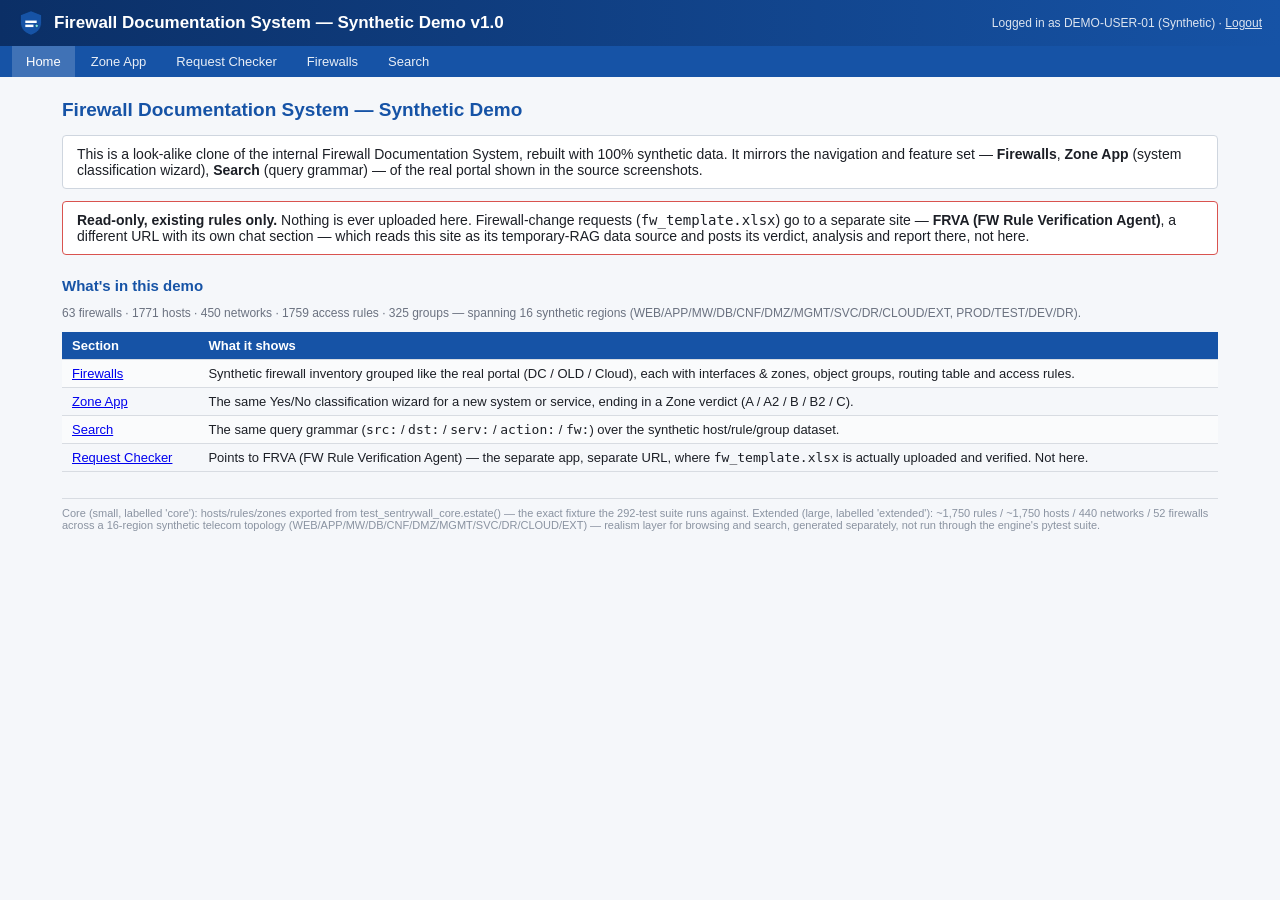
<file: index.html>
<!DOCTYPE html>
<html lang="en">
<head>
<meta charset="UTF-8">
<title>Firewall Documentation System (Synthetic Demo)</title>
<link rel="stylesheet" href="style.css">
</head>
<body>
<header class="topbar">
  <div class="brand"><img src="logo.svg" alt=""> Firewall Documentation System — Synthetic Demo v1.0</div>
  <div class="session">Logged in as DEMO-USER-01 (Synthetic) · <a href="login.html" style="color:#fff;">Logout</a></div>
</header>
<nav class="tabs">
  <a href="index.html" class="active">Home</a>
  <a href="zone-app.html">Zone App</a>
  <a href="request-checker.html">Request Checker</a>
  <a href="firewalls.html">Firewalls</a>
  <a href="search.html">Search</a>
</nav>

<main>
  <h1>Firewall Documentation System — Synthetic Demo</h1>

  <div class="info-box">
    This is a look-alike clone of the internal Firewall Documentation System, rebuilt with 100%
    synthetic data. It mirrors the navigation and feature set —
    <b>Firewalls</b>, <b>Zone App</b> (system classification wizard), <b>Search</b> (query grammar) —
    of the real portal shown in the source screenshots.
  </div>
  <div class="info-box important">
    <b>Read-only, existing rules only.</b> Nothing is ever uploaded here. Firewall-change requests
    (<code>fw_template.xlsx</code>) go to a separate site — <b>FRVA (FW Rule Verification Agent)</b>,
    a different URL with its own chat section — which reads this site as its temporary-RAG data
    source and posts its verdict, analysis and report there, not here.
  </div>

  <h2>What's in this demo</h2>
  <p class="muted" id="stats">Loading…</p>
  <table>
    <tr><th>Section</th><th>What it shows</th></tr>
    <tr><td><a href="firewalls.html">Firewalls</a></td>
        <td>Synthetic firewall inventory grouped like the real portal (DC / OLD / Cloud), each with
        interfaces &amp; zones, object groups, routing table and access rules.</td></tr>
    <tr><td><a href="zone-app.html">Zone App</a></td>
        <td>The same Yes/No classification wizard for a new system or service, ending in a Zone
        verdict (A / A2 / B / B2 / C).</td></tr>
    <tr><td><a href="search.html">Search</a></td>
        <td>The same query grammar (<code>src:</code> / <code>dst:</code> / <code>serv:</code> /
        <code>action:</code> / <code>fw:</code>) over the synthetic host/rule/group dataset.</td></tr>
    <tr><td><a href="request-checker.html">Request Checker</a></td>
        <td>Points to FRVA (FW Rule Verification Agent) — the separate app, separate URL, where
        <code>fw_template.xlsx</code> is actually uploaded and verified. Not here.</td></tr>
  </table>

  <p class="footnote" id="source-note">Loading data source note…</p>
</main>

<script>
fetch('data.json').then(r => r.json()).then(d => {
  document.getElementById('source-note').textContent = d.source_note;
  const nFw = Object.values(d.firewalls_all || d.firewalls).reduce((n, a) => n + a.length, 0);
  document.getElementById('stats').textContent =
    `${nFw} firewalls · ${(d.hosts||[]).length + (d.big_hosts||[]).length} hosts · ` +
    `${(d.networks||[]).length} networks · ${(d.rules||[]).length + (d.big_rules||[]).length} access rules · ` +
    `${(d.objectgroups||[]).length + (d.big_groups||[]).length} groups — spanning 16 synthetic ` +
    `regions (WEB/APP/MW/DB/CNF/DMZ/MGMT/SVC/DR/CLOUD/EXT, PROD/TEST/DEV/DR).`;
});
</script>
</body>
</html>
</file>
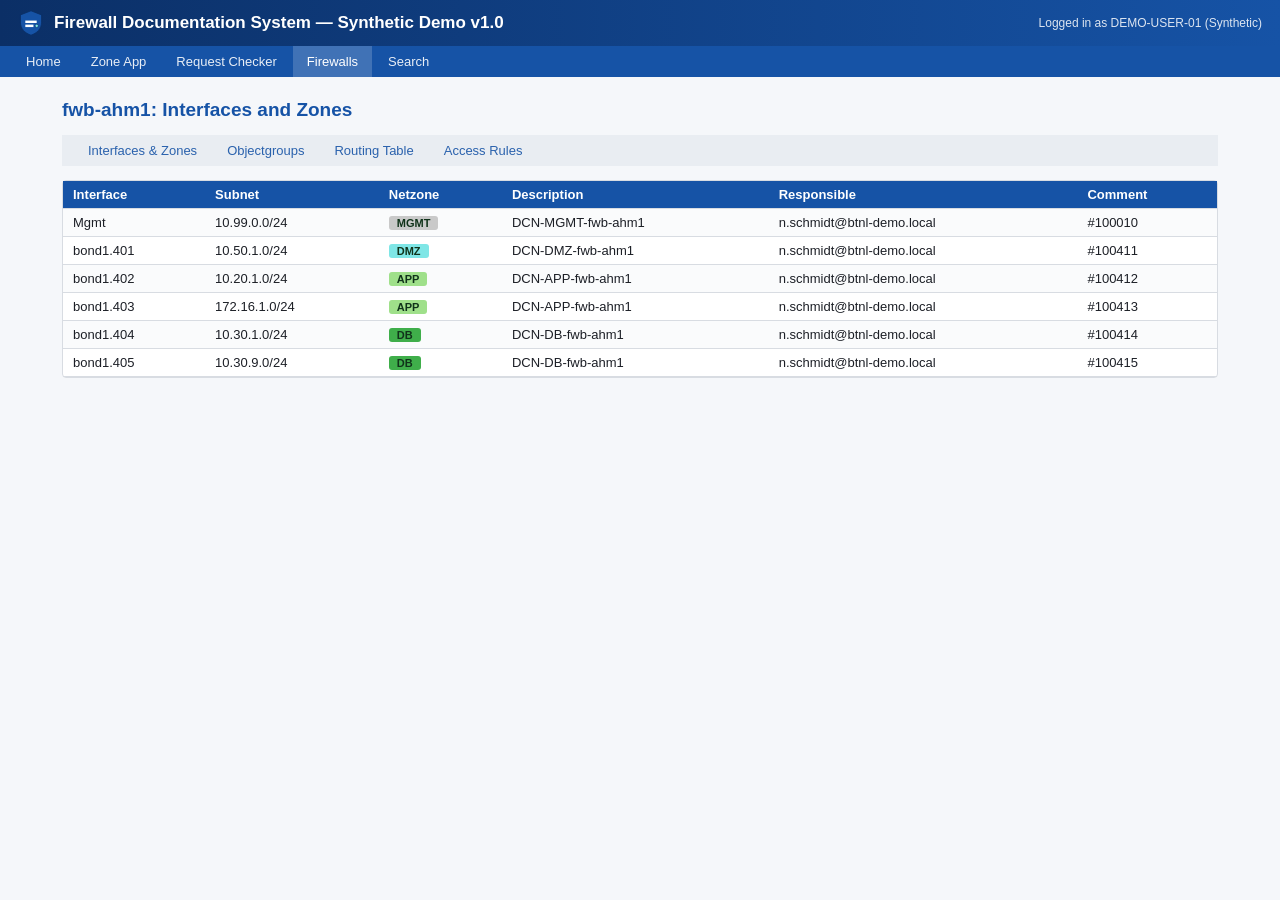
<file: firewall-detail.html>
<!DOCTYPE html>
<html lang="en">
<head>
<meta charset="UTF-8">
<title>Firewall Detail — Synthetic Demo</title>
<link rel="stylesheet" href="style.css">
</head>
<body>
<header class="topbar">
  <div class="brand"><img src="logo.svg" alt=""> Firewall Documentation System — Synthetic Demo v1.0</div>
  <div class="session">Logged in as DEMO-USER-01 (Synthetic)</div>
</header>
<nav class="tabs">
  <a href="index.html">Home</a>
  <a href="zone-app.html">Zone App</a>
  <a href="request-checker.html">Request Checker</a>
  <a href="firewalls.html" class="active">Firewalls</a>
  <a href="search.html">Search</a>
</nav>

<main>
  <h1 id="title">Firewall</h1>
  <nav class="tabs" style="background:#e9edf2; margin-bottom:14px;">
    <a href="#" data-tab="iface" style="color:#1653a6;">Interfaces &amp; Zones</a>
    <a href="#" data-tab="groups" style="color:#1653a6;">Objectgroups</a>
    <a href="#" data-tab="routing" style="color:#1653a6;">Routing Table</a>
    <a href="#" data-tab="rules" style="color:#1653a6;">Access Rules</a>
  </nav>
  <div id="panel"></div>
</main>

<script src="common.js"></script>
<script>
const params = new URLSearchParams(location.search);
const fwId = params.get('id') || 'fwb-ahm1';
let activeTab = params.get('tab') || 'iface';
document.getElementById('title').textContent = fwId + ': ' + labelFor(activeTab);

function labelFor(t) {
  return {iface:'Interfaces and Zones', groups:'Objectgroups', routing:'Routing Table', rules:'Access Rules'}[t] || t;
}

fetch('data.json').then(r => r.json()).then(d => { window.__data = d; render(); });

document.querySelectorAll('[data-tab]').forEach(a => {
  a.addEventListener('click', e => {
    e.preventDefault();
    activeTab = a.dataset.tab;
    document.getElementById('title').textContent = fwId + ': ' + labelFor(activeTab);
    render();
  });
});

function render() {
  const d = window.__data;
  const panel = document.getElementById('panel');
  const ifaceRows = (d.interfaces && d.interfaces[fwId]) || (d.big_interfaces && d.big_interfaces[fwId]) || [];
  const routeRows = (d.routing && d.routing[fwId]) || (d.big_routing && d.big_routing[fwId]) || [];

  if (activeTab === 'iface') {
    panel.innerHTML = table(
      ['Interface','Subnet','Netzone','Description','Responsible','Comment'],
      ifaceRows.length ? ifaceRows.map(r => [r.iface, r.subnet, zoneChip(r.zone), r.description, r.responsible, r.comment])
                        : [['—','no interfaces recorded for this device','','','','']]
    );
  } else if (activeTab === 'groups') {
    const groups = allGroups(d);
    panel.innerHTML = table(
      ['Name','Members','Comment',''],
      groups.slice(0, 200).map(g => [g.name, truncate((g.members||[]).join(', '), 200) || '<i>empty</i>', g.comment || '', tierBadge(g.tier)])
    );
  } else if (activeTab === 'routing') {
    panel.innerHTML = table(
      ['Destination','Gateway','Interface'],
      routeRows.length ? routeRows.map(r => [r.destination, r.gateway, r.interface])
                        : [['—','no routing entries recorded for this device','']]
    );
  } else if (activeTab === 'rules') {
    const rules = allRules(d).filter(r => r.firewall === fwId);
    panel.innerHTML = rules.length ? table(
      ['Rulename','Action','Source zone','Source','Destination zone','Destination','Service','Comment',''],
      rules.map(r => [r.rule_id, flagAction(r.action), zoneChip(r.source_zone), truncate(r.source, 150),
                       zoneChip(r.destination_zone), truncate(r.destination, 150), r.service, r.comment, tierBadge(r.tier)])
    ) : '<p class="muted">No access rules are assigned to this specific firewall in the synthetic dataset.</p>';
  }
}

function truncate(s, n) { s = String(s); return s.length > n ? s.slice(0, n) + '…' : s; }
function flagAction(a) {
  return a === 'DENY' ? '<span class="flag-red">DENY</span>' : '<span class="flag-green">ALLOW</span>';
}
function table(headers, rows) {
  let h = '<div class="card"><table><tr>' + headers.map(x => `<th>${x}</th>`).join('') + '</tr>';
  rows.forEach(r => { h += '<tr>' + r.map(c => `<td>${c}</td>`).join('') + '</tr>'; });
  h += '</table></div>';
  return h;
}
</script>
</body>
</html>
</file>
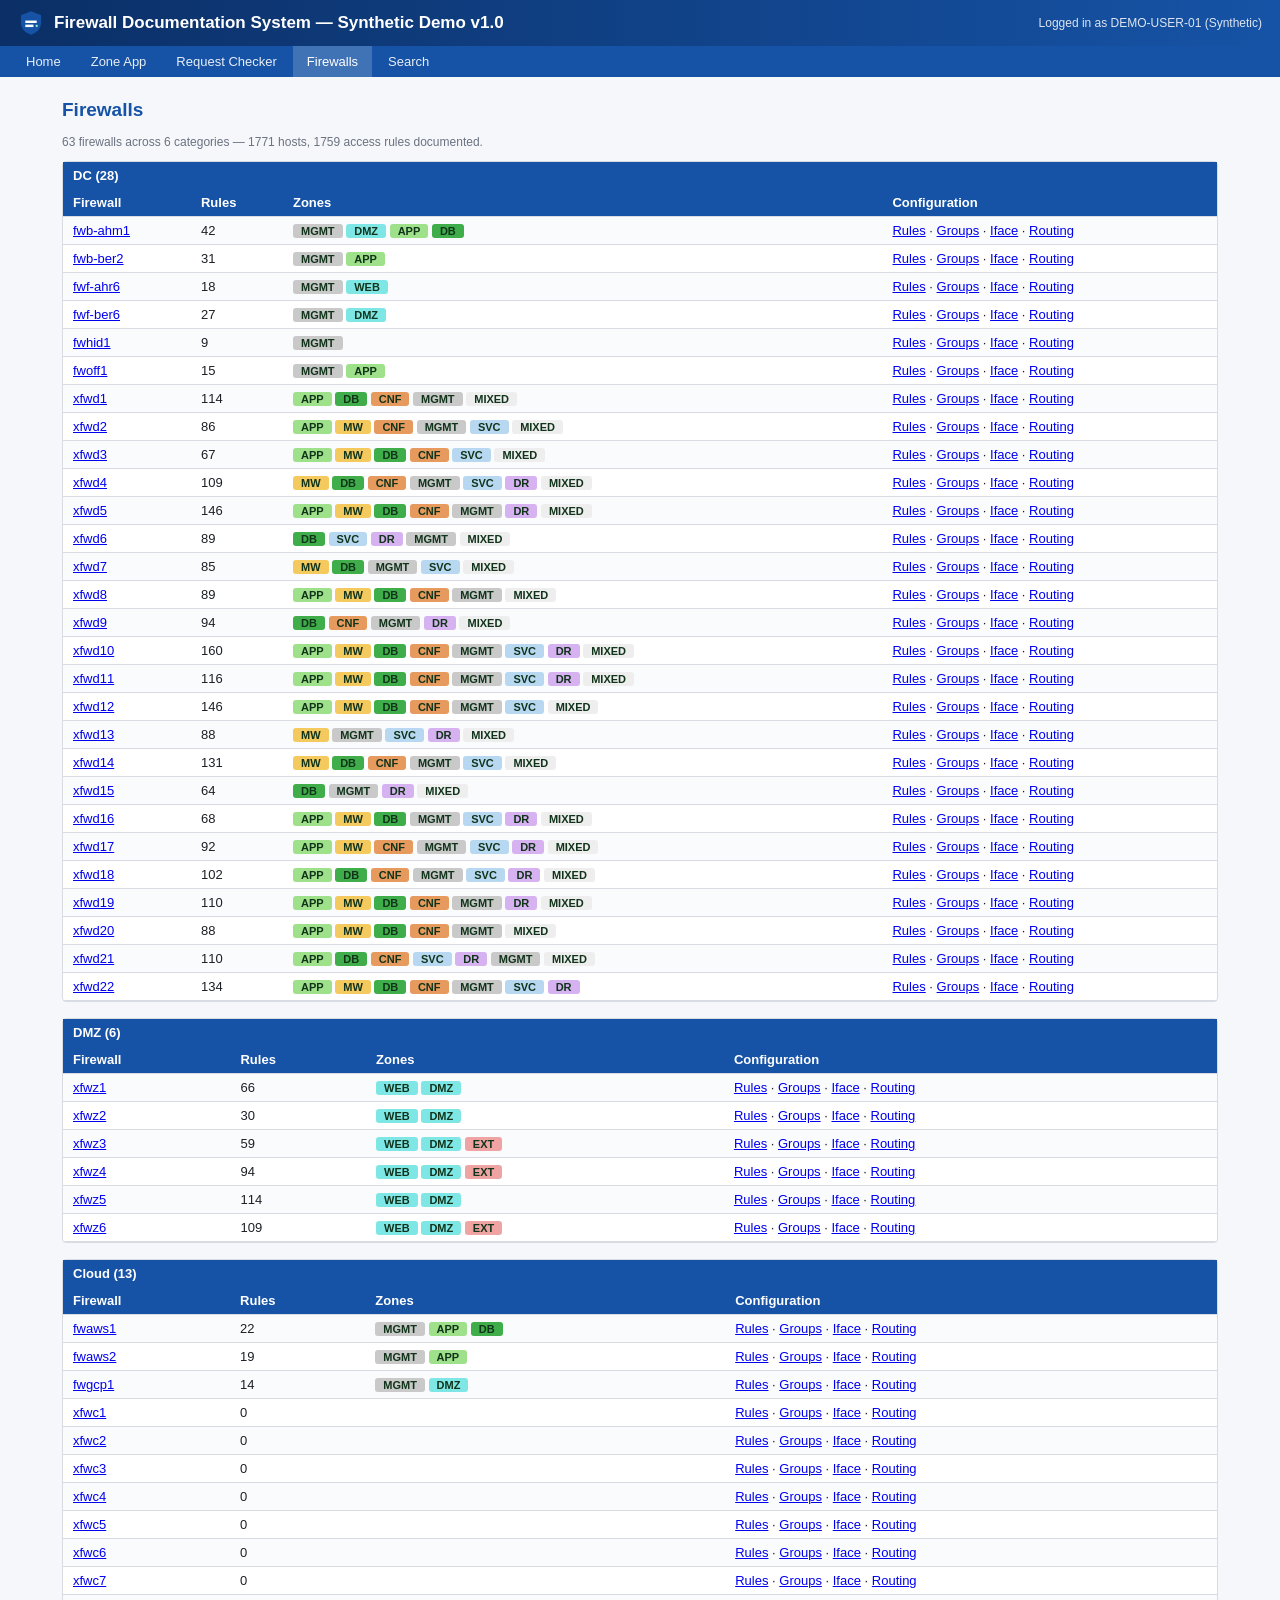
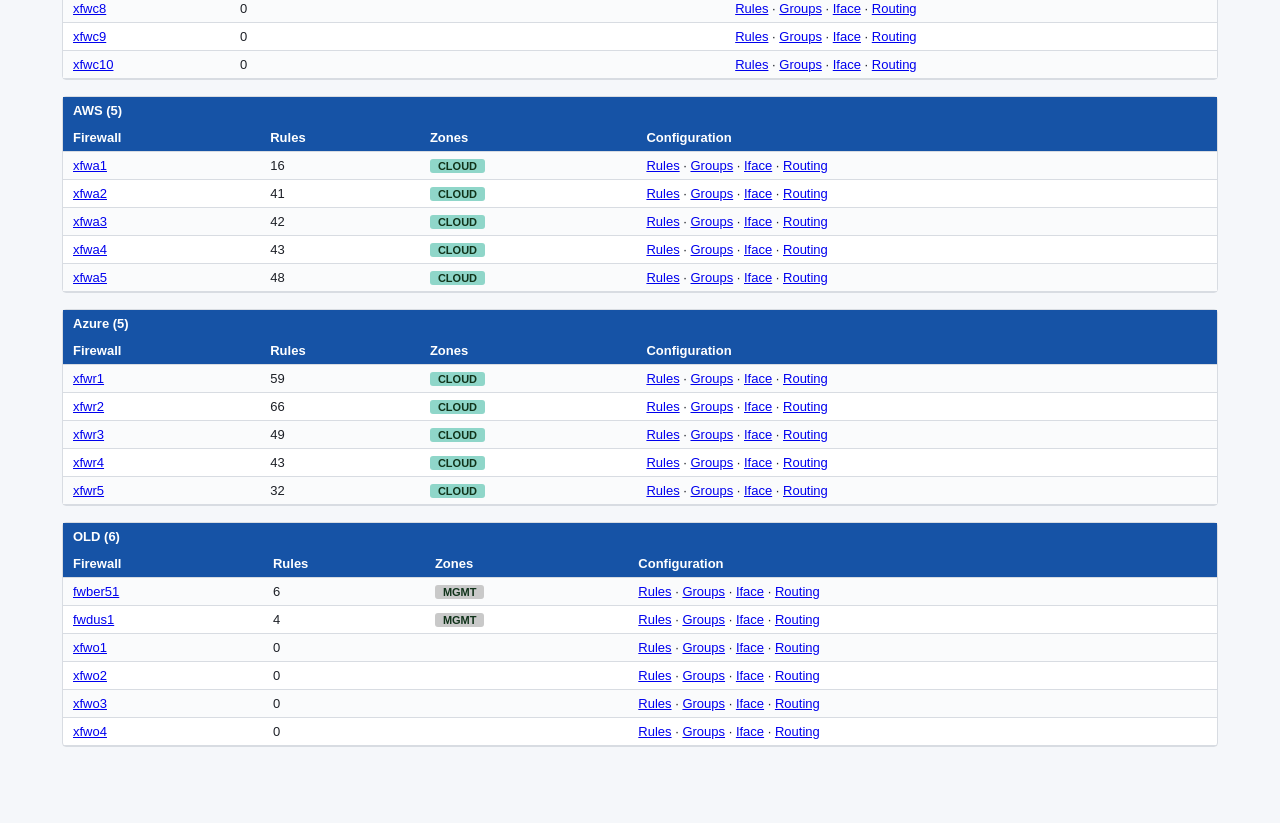
<file: firewalls.html>
<!DOCTYPE html>
<html lang="en">
<head>
<meta charset="UTF-8">
<title>Firewalls — Synthetic Demo</title>
<link rel="stylesheet" href="style.css">
</head>
<body>
<header class="topbar">
  <div class="brand"><img src="logo.svg" alt=""> Firewall Documentation System — Synthetic Demo v1.0</div>
  <div class="session">Logged in as DEMO-USER-01 (Synthetic)</div>
</header>
<nav class="tabs">
  <a href="index.html">Home</a>
  <a href="zone-app.html">Zone App</a>
  <a href="request-checker.html">Request Checker</a>
  <a href="firewalls.html" class="active">Firewalls</a>
  <a href="search.html">Search</a>
</nav>

<main>
  <h1>Firewalls</h1>
  <p class="muted" id="totals"></p>
  <div id="groups"></div>
</main>

<script src="common.js"></script>
<script>
fetch('data.json').then(r => r.json()).then(d => {
  const all = d.firewalls_all || d.firewalls;
  const total = Object.values(all).reduce((n, arr) => n + arr.length, 0);
  document.getElementById('totals').textContent =
    `${total} firewalls across ${Object.keys(all).length} categories — ` +
    `${(d.hosts||[]).length + (d.big_hosts||[]).length} hosts, ` +
    `${(d.rules||[]).length + (d.big_rules||[]).length} access rules documented.`;
  const root = document.getElementById('groups');
  const order = ['DC', 'DMZ', 'Cloud', 'AWS', 'Azure', 'OLD'];
  for (const group of order) {
    const devices = all[group];
    if (!devices || !devices.length) continue;
    const card = document.createElement('div');
    card.className = 'card';
    const head = document.createElement('div');
    head.className = 'card-head';
    head.textContent = `${group} (${devices.length})`;
    card.appendChild(head);

    const table = document.createElement('table');
    table.innerHTML = '<tr><th>Firewall</th><th>Rules</th><th>Zones</th><th>Configuration</th></tr>';
    devices.forEach(dev => {
      const tr = document.createElement('tr');
      const zoneChips = (dev.zones || []).map(zoneChip).join(' ');
      tr.innerHTML = `
        <td><a href="firewall-detail.html?id=${dev.id}">${dev.id}</a></td>
        <td>${dev.rules}</td>
        <td>${zoneChips}</td>
        <td><a href="firewall-detail.html?id=${dev.id}&tab=rules">Rules</a> ·
            <a href="firewall-detail.html?id=${dev.id}&tab=groups">Groups</a> ·
            <a href="firewall-detail.html?id=${dev.id}&tab=iface">Iface</a> ·
            <a href="firewall-detail.html?id=${dev.id}&tab=routing">Routing</a></td>`;
      table.appendChild(tr);
    });
    card.appendChild(table);
    root.appendChild(card);
  }
});
</script>
</body>
</html>
</file>
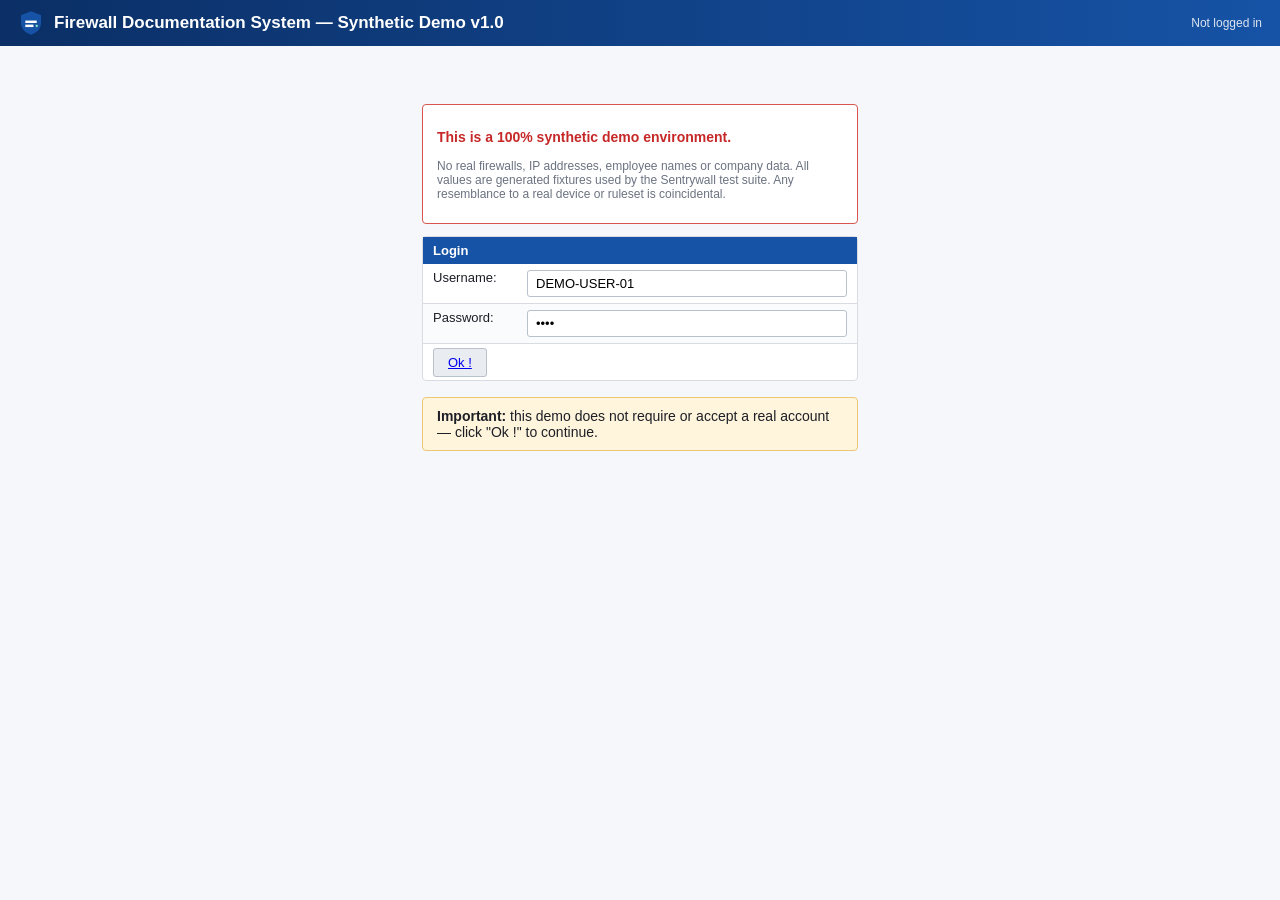
<file: login.html>
<!DOCTYPE html>
<html lang="en">
<head>
<meta charset="UTF-8">
<title>Firewall Documentation System (Synthetic Demo) — Login</title>
<link rel="stylesheet" href="style.css">
</head>
<body>
<header class="topbar">
  <div class="brand"><img src="logo.svg" alt=""> Firewall Documentation System — Synthetic Demo v1.0</div>
  <div class="session">Not logged in</div>
</header>

<main style="max-width:480px;">
  <div class="info-box important" style="margin-top:40px;">
    <p class="important-text">This is a 100% synthetic demo environment.</p>
    <p class="muted">No real firewalls, IP addresses, employee names or company data. All values are
    generated fixtures used by the Sentrywall test suite. Any resemblance to a real device or ruleset
    is coincidental.</p>
  </div>

  <div class="card">
    <div class="card-head">Login</div>
    <table>
      <tr><td style="width:110px;">Username:</td><td><input type="text" value="DEMO-USER-01" readonly></td></tr>
      <tr><td>Password:</td><td><input type="password" value="demo" readonly></td></tr>
    </table>
    <div style="padding:10px;">
      <a class="btn primary" href="index.html">Ok !</a>
    </div>
  </div>

  <div class="info-box warn">
    <b>Important:</b> this demo does not require or accept a real account — click "Ok !" to continue.
  </div>
</main>
</body>
</html>
</file>
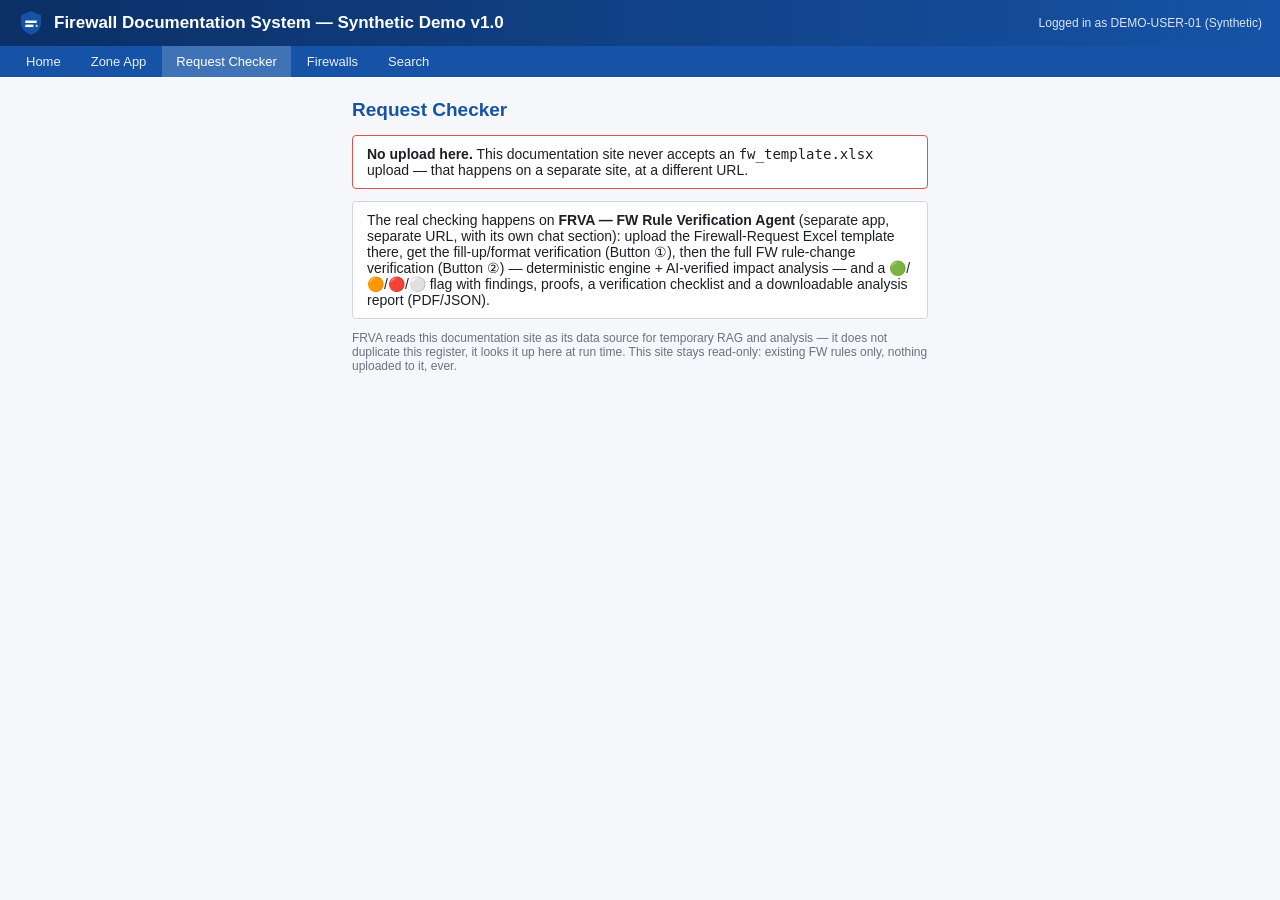
<file: request-checker.html>
<!DOCTYPE html>
<html lang="en">
<head>
<meta charset="UTF-8">
<title>Request Checker — Synthetic Demo</title>
<link rel="stylesheet" href="style.css">
</head>
<body>
<header class="topbar">
  <div class="brand"><img src="logo.svg" alt=""> Firewall Documentation System — Synthetic Demo v1.0</div>
  <div class="session">Logged in as DEMO-USER-01 (Synthetic)</div>
</header>
<nav class="tabs">
  <a href="index.html">Home</a>
  <a href="zone-app.html">Zone App</a>
  <a href="request-checker.html" class="active">Request Checker</a>
  <a href="firewalls.html">Firewalls</a>
  <a href="search.html">Search</a>
</nav>

<main style="max-width:620px;">
  <h1>Request Checker</h1>
  <div class="info-box important">
    <b>No upload here.</b> This documentation site never accepts an <code>fw_template.xlsx</code>
    upload — that happens on a separate site, at a different URL.
  </div>
  <div class="info-box">
    The real checking happens on <b>FRVA — FW Rule Verification Agent</b> (separate app, separate
    URL, with its own chat section): upload the Firewall-Request Excel template there, get the
    fill-up/format verification (Button ①), then the full FW rule-change verification (Button ②) —
    deterministic engine + AI-verified impact analysis — and a 🟢/🟠/🔴/⚪ flag with findings,
    proofs, a verification checklist and a downloadable analysis report (PDF/JSON).
  </div>
  <p class="muted">FRVA reads this documentation site as its data source for temporary RAG and
  analysis — it does not duplicate this register, it looks it up here at run time. This site stays
  read-only: existing FW rules only, nothing uploaded to it, ever.</p>
</main>
</body>
</html>
</file>
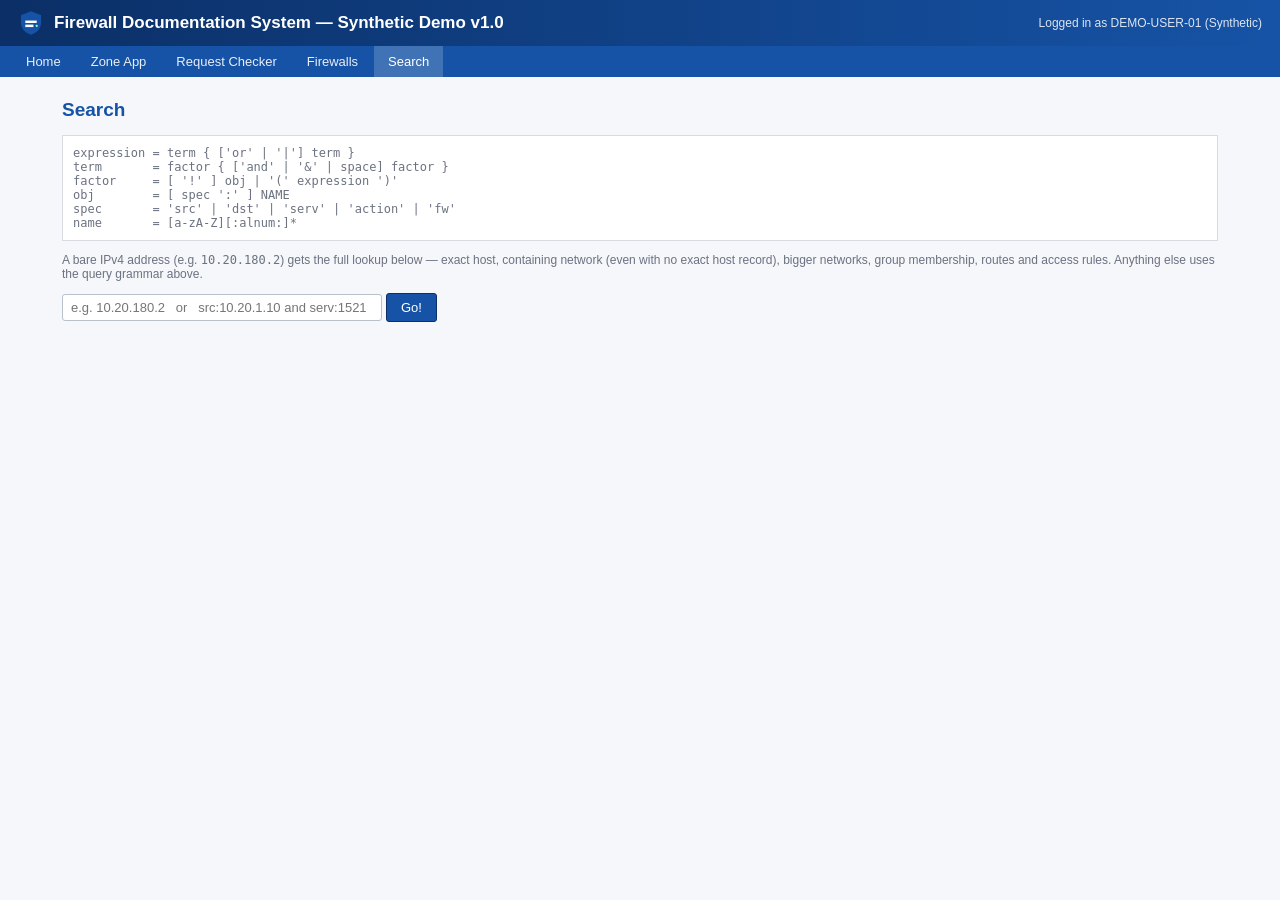
<file: search.html>
<!DOCTYPE html>
<html lang="en">
<head>
<meta charset="UTF-8">
<title>Search — Synthetic Demo</title>
<link rel="stylesheet" href="style.css">
</head>
<body>
<header class="topbar">
  <div class="brand"><img src="logo.svg" alt=""> Firewall Documentation System — Synthetic Demo v1.0</div>
  <div class="session">Logged in as DEMO-USER-01 (Synthetic)</div>
</header>
<nav class="tabs">
  <a href="index.html">Home</a>
  <a href="zone-app.html">Zone App</a>
  <a href="request-checker.html">Request Checker</a>
  <a href="firewalls.html">Firewalls</a>
  <a href="search.html" class="active">Search</a>
</nav>

<main>
  <h1>Search</h1>
  <pre id="grammar" class="muted" style="background:#fff;border:1px solid var(--border);padding:10px;"></pre>
  <p class="muted">A bare IPv4 address (e.g. <code>10.20.180.2</code>) gets the full lookup below —
  exact host, containing network (even with no exact host record), bigger networks, group
  membership, routes and access rules. Anything else uses the query grammar above.</p>

  <input type="text" id="q" placeholder="e.g. 10.20.180.2   or   src:10.20.1.10 and serv:1521">
  <button class="primary" id="go">Go!</button>
  <div id="results"></div>
</main>

<script src="common.js"></script>
<script>
let data;
fetch('data.json').then(r => r.json()).then(d => {
  data = d;
  document.getElementById('grammar').textContent = d.search_grammar;
});

document.getElementById('go').onclick = runSearch;
document.getElementById('q').addEventListener('keydown', e => { if (e.key === 'Enter') runSearch(); });

function runSearch() {
  const raw = document.getElementById('q').value.trim();
  const out = document.getElementById('results');
  if (!raw) { out.innerHTML = ''; return; }
  out.innerHTML = isValidIPv4(raw) ? renderIpLookup(raw) : renderGrammarSearch(raw);
}

// ── rich per-IP lookup (mirrors the real portal's IP search) ───────────
function renderIpLookup(ip) {
  const nets = findContainingNetworks(data, ip);
  const exactHosts = allHosts(data).filter(h => h.ip === ip);
  let h = `<h2>Found: IPv4 Address ${ip}</h2>`;

  if (!nets.length) {
    h += `<div class="info-box warn">The Security-Zone could not be determined — this address
          doesn't fall inside any documented network range.</div>`;
    return h;
  }

  const primary = nets[0];   // most specific (largest prefix)
  const bigger = nets.slice(1);
  h += `<div class="info-box">
          <b>Security-Zone:</b> ${zoneChip(primary.zone)} ${tierBadge(primary.tier)}<br>
          <b>Network</b> ${primary.cidr} '${primary.name}'
          ${primary.firewall ? ` behind firewall <a href="firewall-detail.html?id=${primary.firewall}">${primary.firewall}</a>` : ''}
          ${primary.interface ? `<br><b>Interface</b> ${primary.interface}` : ''}
          ${primary.comment ? `, comment: ${primary.comment}` : ''}
        </div>`;

  h += '<h2>Hosts</h2>';
  h += exactHosts.length
    ? table(['Firewall', 'Name', 'IP', 'Comment', ''],
        exactHosts.map(hh => [primary.firewall || '—', hh.name || '—', hh.ip, hh.comment || '', tierBadge(hh.tier)]))
    : '<p class="muted">No exact host record at this address — it\'s covered by the network above, but no individual host is separately named.</p>';

  h += '<h2>Bigger networks</h2>';
  h += bigger.length
    ? table(['Name', 'Networks', ''], bigger.map(n => [n.name, n.cidr, tierBadge(n.tier)]))
    : '<p class="muted">No networks were found in which the object is contained.</p>';

  h += '<h2>Group membership</h2>';
  const grps = groupsContaining(data, ip);
  h += grps.length
    ? table(['Group', 'Comment'], grps.map(g => [g.name, g.comment || '']))
    : '<p class="muted">No groups were found in which the object is contained.</p>';

  h += '<h2>Routes</h2>';
  const routeRows = [];
  for (const routingKey of ['routing', 'big_routing']) {
    const routingObj = data[routingKey] || {};
    for (const [fwId, routes] of Object.entries(routingObj)) {
      (routes || []).forEach(rt => {
        if (rt.destination.includes('/') && cidrContainsIp(rt.destination, ip2int(ip))) {
          routeRows.push([fwId, rt.destination, rt.gateway, rt.interface]);
        }
      });
    }
  }
  h += routeRows.length
    ? table(['Firewall', 'Target net/Mask', 'Gateway', 'Interface'], routeRows)
    : '<p class="muted">No routes found.</p>';

  h += `<h2>Accessrules for ${ip} to other systems</h2>`;
  const toOthers = accessRulesFor(data, ip, 'source');
  h += toOthers.length ? accessRulesTable(toOthers)
                        : '<p class="muted">No access rules found with this address as source.</p>';

  h += `<h2>Accessrules for ${ip} from other systems</h2>`;
  const fromOthers = accessRulesFor(data, ip, 'destination');
  h += fromOthers.length ? accessRulesTable(fromOthers)
                          : '<p class="muted">No access rules found with this address as destination.</p>';

  return h;
}

function accessRulesTable(rules) {
  let h = `<div class="card"><div class="card-head">Count: ${rules.length}</div><table>
    <tr><th>Firewall Rulename</th><th>Firewall</th><th>Action</th><th>Source zone</th>
        <th>Source</th><th>Destination zone</th><th>Destination</th><th>Service</th>
        <th>Comment</th><th></th></tr>`;
  rules.forEach(r => {
    h += `<tr><td>${r.rule_id}</td><td>${r.firewall || '—'}</td>
      <td>${r.action === 'DENY' ? '<span class="flag-red">DENY</span>' : '<span class="flag-green">ALLOW</span>'}</td>
      <td>${zoneChip(r.source_zone)}</td><td>${truncate(r.source, 120)}</td>
      <td>${zoneChip(r.destination_zone)}</td><td>${truncate(r.destination, 120)}</td>
      <td>${r.service}</td><td>${r.comment || ''}</td><td>${tierBadge(r.tier)}</td></tr>`;
  });
  return h + '</table></div>';
}
function truncate(s, n) { s = String(s); return s.length > n ? s.slice(0, n) + '…' : s; }

function table(headers, rows) {
  let h = '<div class="card"><table><tr>' + headers.map(x => `<th>${x}</th>`).join('') + '</tr>';
  rows.forEach(r => { h += '<tr>' + r.map(c => `<td>${c}</td>`).join('') + '</tr>'; });
  return h + '</table></div>';
}

// ── grammar-query mode (src:/dst:/serv:/action:/fw:, and/or/not, parens) ──
function buildIndex() {
  const idx = [];
  allHosts(data).forEach(h => idx.push({
    kind: 'Host', name: h.ip, src: h.ip, dst: h.ip, serv: '', action: '', fw: '',
    text: `${h.ip} ${h.app || ''} ${h.zone} ${h.env} ${h.name || ''}`.toLowerCase(),
    detail: `${h.app || h.name || ''} · zone ${h.zone} · env ${h.env}`, tier: h.tier,
  }));
  allRules(data).forEach(r => idx.push({
    kind: 'Rule', name: r.rule_id, src: r.source, dst: r.destination, serv: r.service,
    action: r.action, fw: r.firewall,
    text: `${r.rule_id} ${r.source} ${r.destination} ${r.service} ${r.action} ${r.firewall} ${r.comment}`.toLowerCase(),
    detail: `${r.action} ${truncate(r.source, 60)} → ${truncate(r.destination, 60)} (${r.service}) on ${r.firewall}`,
    tier: r.tier,
  }));
  allGroups(data).forEach(g => idx.push({
    kind: 'Group', name: g.name, src: (g.members || []).join(' '), dst: (g.members || []).join(' '),
    serv: '', action: '', fw: '',
    text: `${g.name} ${(g.members || []).join(' ')} ${g.comment || ''}`.toLowerCase(),
    detail: `${(g.members || []).length} member(s) — ${g.comment || ''}`, tier: g.tier,
  }));
  return idx;
}

function renderGrammarSearch(raw) {
  let matches;
  try { matches = evalExpr(parse(tokenize(raw)), buildIndex()); }
  catch (e) { return `<div class="info-box warn">Could not parse query: ${e.message}</div>`; }
  if (!matches.length) return '<p class="muted">No matches.</p>';
  let h = `<div class="card"><div class="card-head">Results (${matches.length})</div><table>
           <tr><th>Type</th><th>Name</th><th>Detail</th><th></th></tr>`;
  matches.slice(0, 300).forEach(m => {
    h += `<tr><td>${m.kind}</td><td>${m.name}</td><td>${m.detail}</td><td>${tierBadge(m.tier)}</td></tr>`;
  });
  if (matches.length > 300) h += `<tr><td colspan="4" class="muted">…and ${matches.length - 300} more (refine the query)</td></tr>`;
  return h + '</table></div>';
}

function tokenize(s) { return s.match(/\(|\)|\||!|\band\b|\bor\b|&|[^\s()|!&]+/gi) || []; }
function parse(tokens) {
  let i = 0;
  function peek() { return tokens[i]; }
  function next() { return tokens[i++]; }
  function parseExpr() {
    let n = parseTerm();
    while (peek() && /^(or|\|)$/i.test(peek())) { next(); n = { op: 'or', a: n, b: parseTerm() }; }
    return n;
  }
  function parseTerm() {
    let n = parseFactor();
    while (peek() && !/^(or|\||\))$/i.test(peek())) {
      if (/^(and|&)$/i.test(peek())) next();
      n = { op: 'and', a: n, b: parseFactor() };
    }
    return n;
  }
  function parseFactor() {
    if (peek() === '!') { next(); return { op: 'not', a: parseFactor() }; }
    if (peek() === '(') { next(); const n = parseExpr(); if (peek() !== ')') throw new Error('missing )'); next(); return n; }
    const tok = next();
    if (tok === undefined) throw new Error('unexpected end of query');
    const m = tok.match(/^(src|dst|serv|action|fw):(.+)$/i);
    if (m) return { op: 'obj', spec: m[1].toLowerCase(), val: m[2].toLowerCase() };
    return { op: 'obj', spec: null, val: tok.toLowerCase() };
  }
  return parseExpr();
}
function evalExpr(node, idx) {
  if (node.op === 'obj') {
    return idx.filter(o => node.spec ? String(o[node.spec] || '').toLowerCase().includes(node.val)
                                      : o.text.includes(node.val));
  }
  if (node.op === 'and') {
    const a = evalExpr(node.a, idx), b = new Set(evalExpr(node.b, idx).map(x => x.name + x.kind));
    return a.filter(x => b.has(x.name + x.kind));
  }
  if (node.op === 'or') {
    const a = evalExpr(node.a, idx), b = evalExpr(node.b, idx);
    const seen = new Set(); const out = [];
    [...a, ...b].forEach(x => { const k = x.name + x.kind; if (!seen.has(k)) { seen.add(k); out.push(x); } });
    return out;
  }
  if (node.op === 'not') {
    const ex = new Set(evalExpr(node.a, idx).map(x => x.name + x.kind));
    return idx.filter(x => !ex.has(x.name + x.kind));
  }
  return [];
}
</script>
</body>
</html>
</file>
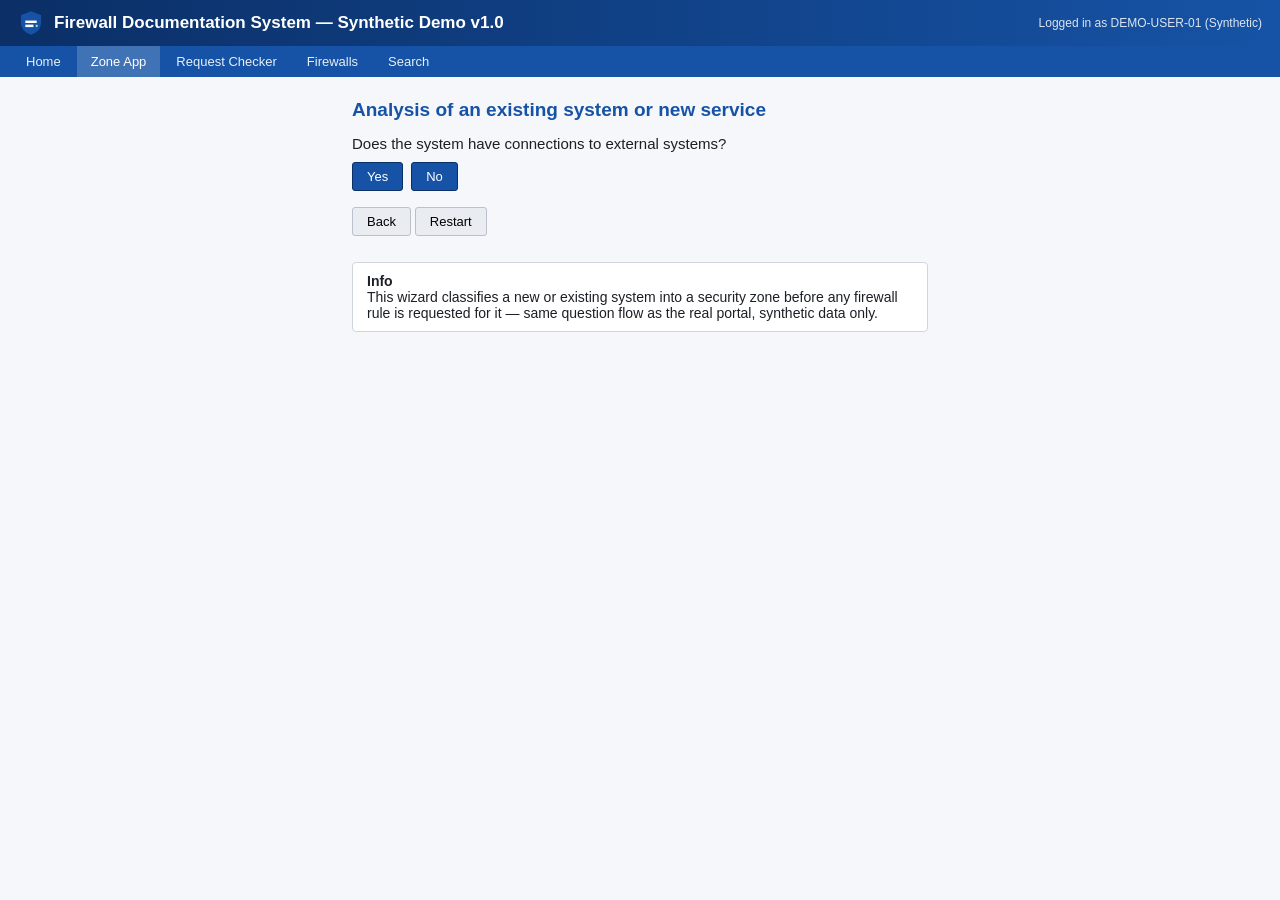
<file: zone-app.html>
<!DOCTYPE html>
<html lang="en">
<head>
<meta charset="UTF-8">
<title>Zone App — Synthetic Demo</title>
<link rel="stylesheet" href="style.css">
</head>
<body>
<header class="topbar">
  <div class="brand"><img src="logo.svg" alt=""> Firewall Documentation System — Synthetic Demo v1.0</div>
  <div class="session">Logged in as DEMO-USER-01 (Synthetic)</div>
</header>
<nav class="tabs">
  <a href="index.html">Home</a>
  <a href="zone-app.html" class="active">Zone App</a>
  <a href="request-checker.html">Request Checker</a>
  <a href="firewalls.html">Firewalls</a>
  <a href="search.html">Search</a>
</nav>

<main style="max-width:620px;">
  <h1>Analysis of an existing system or new service</h1>
  <div id="trail" class="wizard-trail"></div>
  <div id="question"></div>

  <div style="margin-top:16px;">
    <button id="back">Back</button>
    <button id="restart">Restart</button>
  </div>

  <div class="info-box" style="margin-top:26px;">
    <b>Info</b><br>
    This wizard classifies a new or existing system into a security zone before any firewall rule
    is requested for it — same question flow as the real portal, synthetic data only.
  </div>
</main>

<script>
let tree, node, path = [];

fetch('data.json').then(r => r.json()).then(d => {
  tree = d.zone_wizard;
  node = tree.start;
  render();
});

function render() {
  const trail = document.getElementById('trail');
  trail.innerHTML = path.map(p => `${p.q}<br>&nbsp;&nbsp;→ <b>${p.a}</b><br>`).join('');

  const box = document.getElementById('question');
  const entry = tree.nodes[node];
  if (!entry) { box.innerHTML = terminal({result:'—', note:'dead end'}); return; }

  if (entry.result !== undefined) {
    box.innerHTML = terminal(entry);
    return;
  }

  box.innerHTML = `<div class="wizard-q">${entry.q}</div>`;
  const btnRow = document.createElement('div');
  Object.keys(entry).filter(k => k !== 'q').forEach(key => {
    const b = document.createElement('button');
    b.className = 'primary';
    b.style.marginRight = '8px';
    b.textContent = label(key);
    b.onclick = () => choose(entry, key);
    btnRow.appendChild(b);
  });
  box.appendChild(btnRow);
}

function label(key) {
  return {yes:'Yes', no:'No', workstation:'Workstation', server:'Server',
          prod:'Prod', test:'Test', dev:'Dev'}[key] || key;
}

function choose(entry, key) {
  path.push({q: entry.q, a: label(key)});
  const next = entry[key];
  node = (typeof next === 'string') ? next : registerTerminal(next);
  render();
}

let termCounter = 0;
function registerTerminal(obj) {
  const id = '__term' + (termCounter++);
  tree.nodes[id] = obj;
  return id;
}

function terminal(entry) {
  const cls = entry.result && entry.result.startsWith('Zone A') ? 'warn' : 'ok';
  return `<div class="info-box ${cls}"><b>${entry.result}</b> — ${entry.note}</div>
          <p class="muted">This verdict is a system classification, independent of the enforcement
          zone (WEB/APP/DB/MGMT) a firewall rule change is later checked against.</p>`;
}

document.getElementById('back').onclick = () => {
  if (path.length) { path.pop(); node = tree.start;
    // replay remaining path to recompute node
    let cur = tree.start, trail = [...path]; path = [];
    trail.forEach(step => {
      const entry = tree.nodes[cur];
      const key = Object.keys(entry).find(k => label(k) === step.a);
      const next = entry[key];
      path.push(step);
      cur = (typeof next === 'string') ? next : registerTerminal(next);
    });
    node = cur;
  }
  render();
};

document.getElementById('restart').onclick = () => { path = []; node = tree.start; render(); };
</script>
</body>
</html>
</file>
<file: style.css>
:root {
  --blue-dark: #0b2f66;
  --blue: #1653a6;
  --blue-light: #1d6e89;
  --grey: #c9c9c9;
  --green: #3fae4a;
  --cyan: #7fe6e6;
  --border: #d8dce2;
  --bg: #f5f7fa;
  --text: #1c1f26;
}

* { box-sizing: border-box; }

body {
  margin: 0;
  font-family: "Segoe UI", Arial, sans-serif;
  color: var(--text);
  background: var(--bg);
  font-size: 14px;
}

header.topbar {
  background: linear-gradient(90deg, var(--blue-dark), var(--blue));
  color: #fff;
  padding: 10px 18px;
  display: flex;
  align-items: center;
  justify-content: space-between;
  flex-wrap: wrap;
}

header.topbar .brand {
  display: flex;
  align-items: center;
  gap: 10px;
  font-weight: 700;
  font-size: 17px;
}

header.topbar .brand img { height: 26px; width: 26px; }

header.topbar .session { font-size: 12px; opacity: .85; }

nav.tabs {
  background: var(--blue);
  display: flex;
  gap: 2px;
  padding: 0 12px;
  flex-wrap: wrap;
}

nav.tabs a {
  color: #fff;
  text-decoration: none;
  padding: 8px 14px;
  font-size: 13px;
  opacity: .9;
}

nav.tabs a.active, nav.tabs a:hover {
  background: rgba(255,255,255,.18);
  opacity: 1;
}

main { padding: 18px 22px 60px; max-width: 1200px; margin: 0 auto; }

h1 { font-size: 19px; color: var(--blue); margin: 4px 0 14px; }
h2 { font-size: 15px; color: var(--blue); margin: 22px 0 8px; }

.card {
  background: #fff;
  border: 1px solid var(--border);
  border-radius: 4px;
  margin-bottom: 16px;
}

.card > .card-head {
  background: var(--blue);
  color: #fff;
  padding: 6px 10px;
  font-weight: 600;
  font-size: 13px;
}

table { width: 100%; border-collapse: collapse; font-size: 13px; }
th, td { text-align: left; padding: 6px 10px; border-bottom: 1px solid var(--border); vertical-align: top; }
th { background: var(--blue); color: #fff; font-weight: 600; }
tr:nth-child(even) td { background: #fafbfc; }
tr:hover td { background: #eef3fb; }

.zone-chip {
  display: inline-block;
  padding: 1px 8px;
  border-radius: 3px;
  font-size: 11px;
  font-weight: 600;
  color: #10331a;
}
.tier-badge { display:inline-block; padding:0 6px; border-radius:3px; font-size:10px; font-weight:700;
              text-transform:uppercase; letter-spacing:.03em; }
.tier-core { background:#dcebff; color:#0b3d91; border:1px solid #9dc0f2; }
.tier-extended { background:#f1eefc; color:#4a2ea8; border:1px solid #cabdf2; }

.tag { display:inline-block; background:#eef1f5; border:1px solid var(--border); border-radius:3px;
       padding:0 5px; font-size:11px; margin-right:3px; }

.flag-green  { color: #1e7a2a; font-weight: 700; }
.flag-orange { color: #b56b00; font-weight: 700; }
.flag-red    { color: #b81f1f; font-weight: 700; }
.flag-grey   { color: #555; font-weight: 700; }

.info-box {
  border: 1px solid #cfd6df;
  background: #fff;
  padding: 10px 14px;
  border-radius: 4px;
  margin: 12px 0;
}
.info-box.warn  { background: #fff4dc; border-color: #e9c976; }
.info-box.ok    { background: #e8f6ea; border-color: #8cd39a; color:#1e5c26; }
.info-box.important { border-color: #d9534f; }
.important-text { color:#c62828; font-weight:700; }

button, .btn {
  background: #e9edf2;
  border: 1px solid #b9c1cc;
  border-radius: 3px;
  padding: 6px 14px;
  font-size: 13px;
  cursor: pointer;
}
button:hover, .btn:hover { background: #dde4ec; }
button.primary { background: var(--blue); color:#fff; border-color: var(--blue-dark); }
button.primary:hover { background: var(--blue-dark); }

input[type=text], input[type=password] {
  padding: 5px 8px; border: 1px solid #b9c1cc; border-radius: 3px; font-size: 13px; width: 320px;
}

.muted { color: #6b7280; font-size: 12px; }
.footnote { color:#8a93a1; font-size:11px; margin-top:26px; border-top:1px solid var(--border); padding-top:8px; }

.groups-list details { margin-bottom: 6px; }
.groups-list summary { cursor: pointer; font-weight: 600; color: var(--blue); }

.wizard-q { font-size: 15px; margin: 14px 0 10px; }
.wizard-trail { color: var(--blue); }
.wizard-trail b { color: #1c1f26; }
</file>
